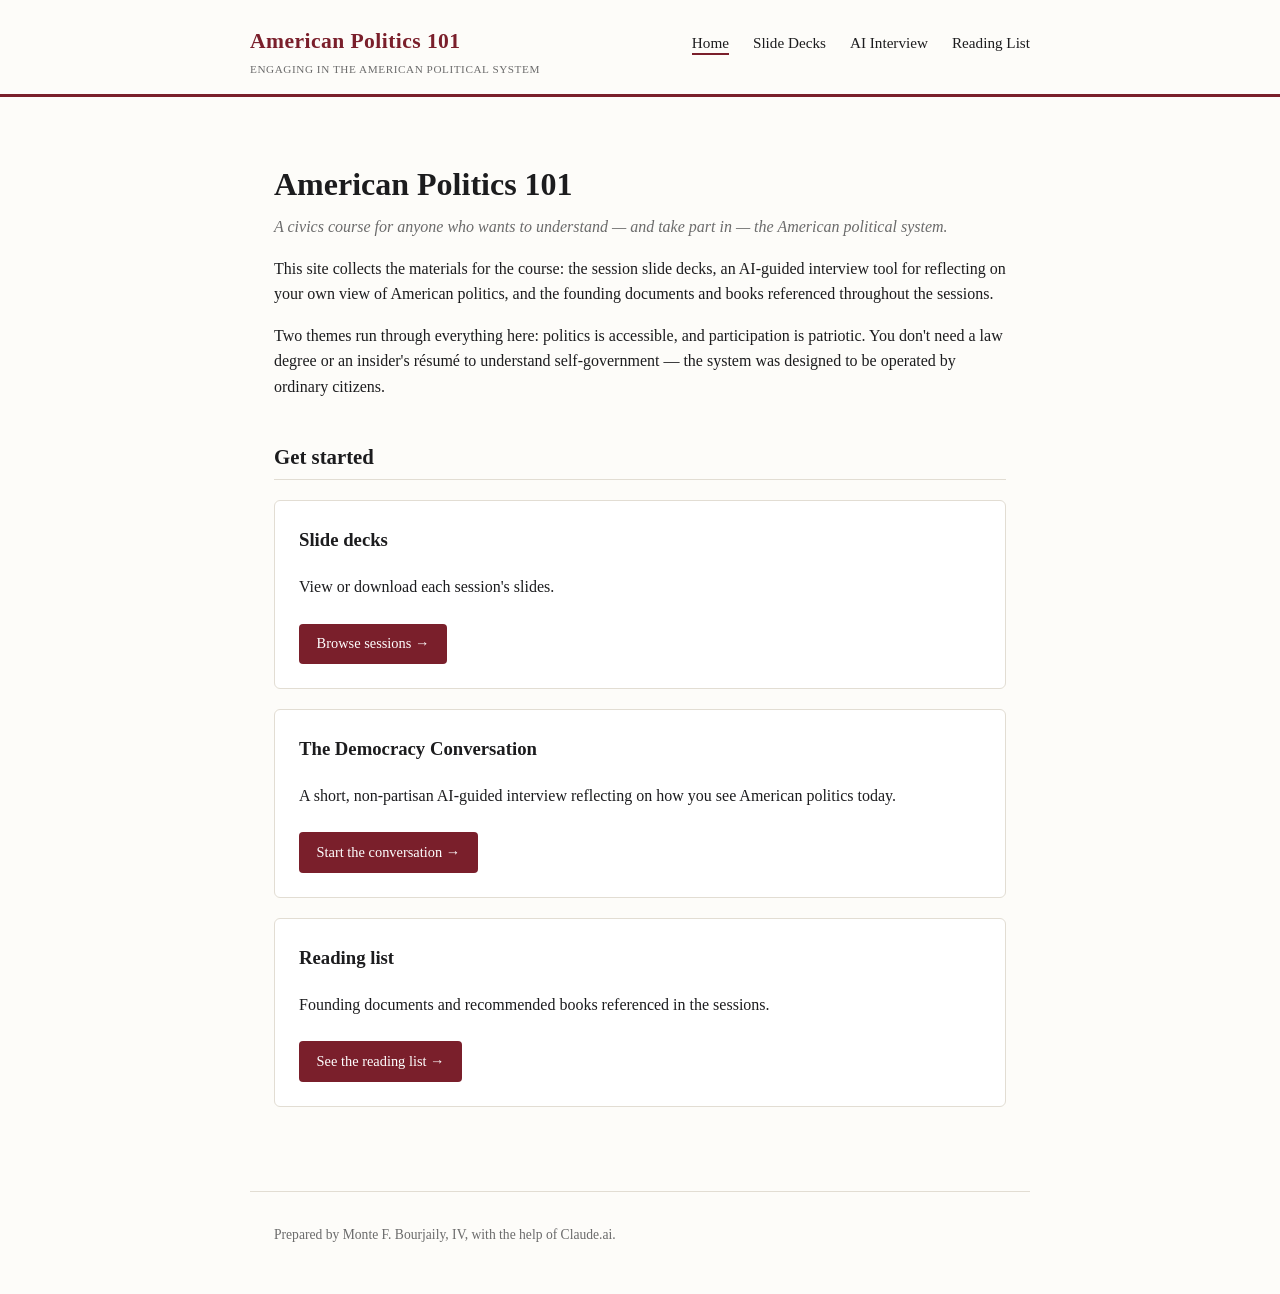
<file: index.html>
<!DOCTYPE html>
<html lang="en">
<head>
<meta charset="UTF-8">
<meta name="viewport" content="width=device-width, initial-scale=1.0">
<title>American Politics 101 — Engaging in the American Political System</title>
<link rel="stylesheet" href="style.css">
</head>
<body>
<header>
  <div class="wrap">
    <a class="brand" href="index.html">American Politics 101<small>Engaging in the American Political System</small></a>
    <nav>
      <a href="index.html" class="active">Home</a>
      <a href="sessions.html">Slide Decks</a>
      <a href="interview.html">AI Interview</a>
      <a href="reading.html">Reading List</a>
    </nav>
  </div>
</header>

<main>
  <h1>American Politics 101</h1>
  <p class="tagline">A civics course for anyone who wants to understand — and take part in — the American political system.</p>

  <p>This site collects the materials for the course: the session slide decks, an AI-guided interview tool for reflecting on your own view of American politics, and the founding documents and books referenced throughout the sessions.</p>

  <p>Two themes run through everything here: politics is accessible, and participation is patriotic. You don't need a law degree or an insider's résumé to understand self-government — the system was designed to be operated by ordinary citizens.</p>

  <h2>Get started</h2>

  <div class="card">
    <h3>Slide decks</h3>
    <p>View or download each session's slides.</p>
    <a class="button" href="sessions.html">Browse sessions →</a>
  </div>

  <div class="card">
    <h3>The Democracy Conversation</h3>
    <p>A short, non-partisan AI-guided interview reflecting on how you see American politics today.</p>
    <a class="button" href="interview.html">Start the conversation →</a>
  </div>

  <div class="card">
    <h3>Reading list</h3>
    <p>Founding documents and recommended books referenced in the sessions.</p>
    <a class="button" href="reading.html">See the reading list →</a>
  </div>
</main>

<footer>
  Prepared by Monte F. Bourjaily, IV, with the help of Claude.ai.
</footer>
</body>
</html>
</file>
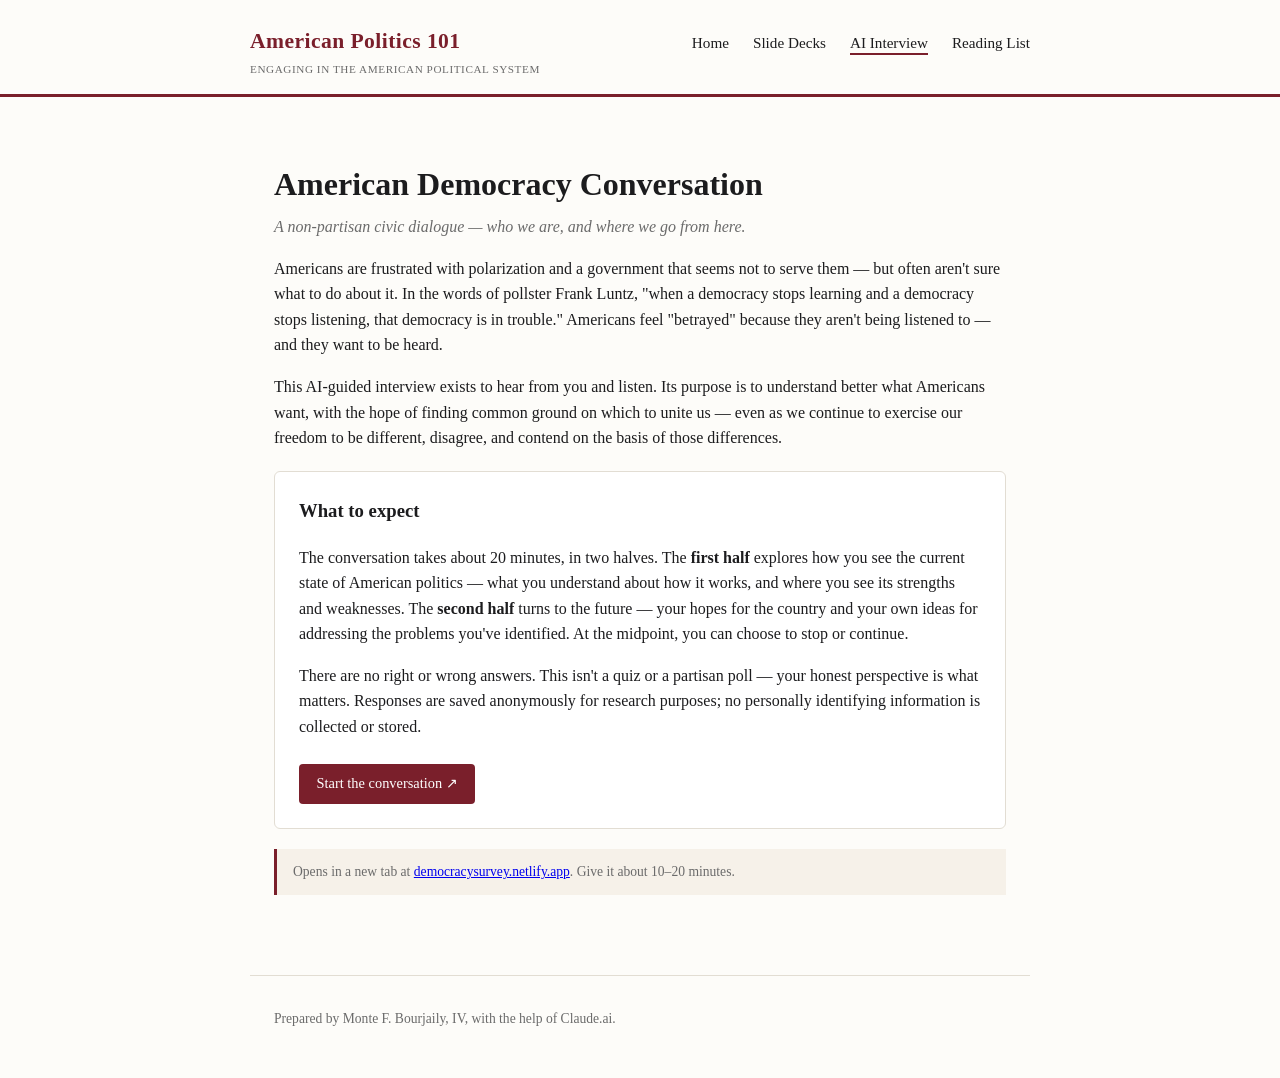
<file: interview.html>
<!DOCTYPE html>
<html lang="en">
<head>
<meta charset="UTF-8">
<meta name="viewport" content="width=device-width, initial-scale=1.0">
<title>The Democracy Conversation — American Politics 101</title>
<link rel="stylesheet" href="style.css">
</head>
<body>
<header>
  <div class="wrap">
    <a class="brand" href="index.html">American Politics 101<small>Engaging in the American Political System</small></a>
    <nav>
      <a href="index.html">Home</a>
      <a href="sessions.html">Slide Decks</a>
      <a href="interview.html" class="active">AI Interview</a>
      <a href="reading.html">Reading List</a>
    </nav>
  </div>
</header>

<main>
  <h1>American Democracy Conversation</h1>
  <p class="tagline">A non-partisan civic dialogue — who we are, and where we go from here.</p>

  <p>Americans are frustrated with polarization and a government that seems not to serve them — but often aren't sure what to do about it. In the words of pollster Frank Luntz, "when a democracy stops learning and a democracy stops listening, that democracy is in trouble." Americans feel "betrayed" because they aren't being listened to — and they want to be heard.</p>

  <p>This AI-guided interview exists to hear from you and listen. Its purpose is to understand better what Americans want, with the hope of finding common ground on which to unite us — even as we continue to exercise our freedom to be different, disagree, and contend on the basis of those differences.</p>

  <div class="card">
    <h3>What to expect</h3>
    <p>The conversation takes about 20 minutes, in two halves. The <strong>first half</strong> explores how you see the current state of American politics — what you understand about how it works, and where you see its strengths and weaknesses. The <strong>second half</strong> turns to the future — your hopes for the country and your own ideas for addressing the problems you've identified. At the midpoint, you can choose to stop or continue.</p>
    <p>There are no right or wrong answers. This isn't a quiz or a partisan poll — your honest perspective is what matters. Responses are saved anonymously for research purposes; no personally identifying information is collected or stored.</p>
    <a class="button" href="https://democracysurvey.netlify.app/" target="_blank" rel="noopener">Start the conversation ↗</a>
  </div>

  <p class="note">Opens in a new tab at <a href="https://democracysurvey.netlify.app/" target="_blank" rel="noopener">democracysurvey.netlify.app</a>. Give it about 10–20 minutes.</p>
</main>

<footer>
  Prepared by Monte F. Bourjaily, IV, with the help of Claude.ai.
</footer>
</body>
</html>
</file>
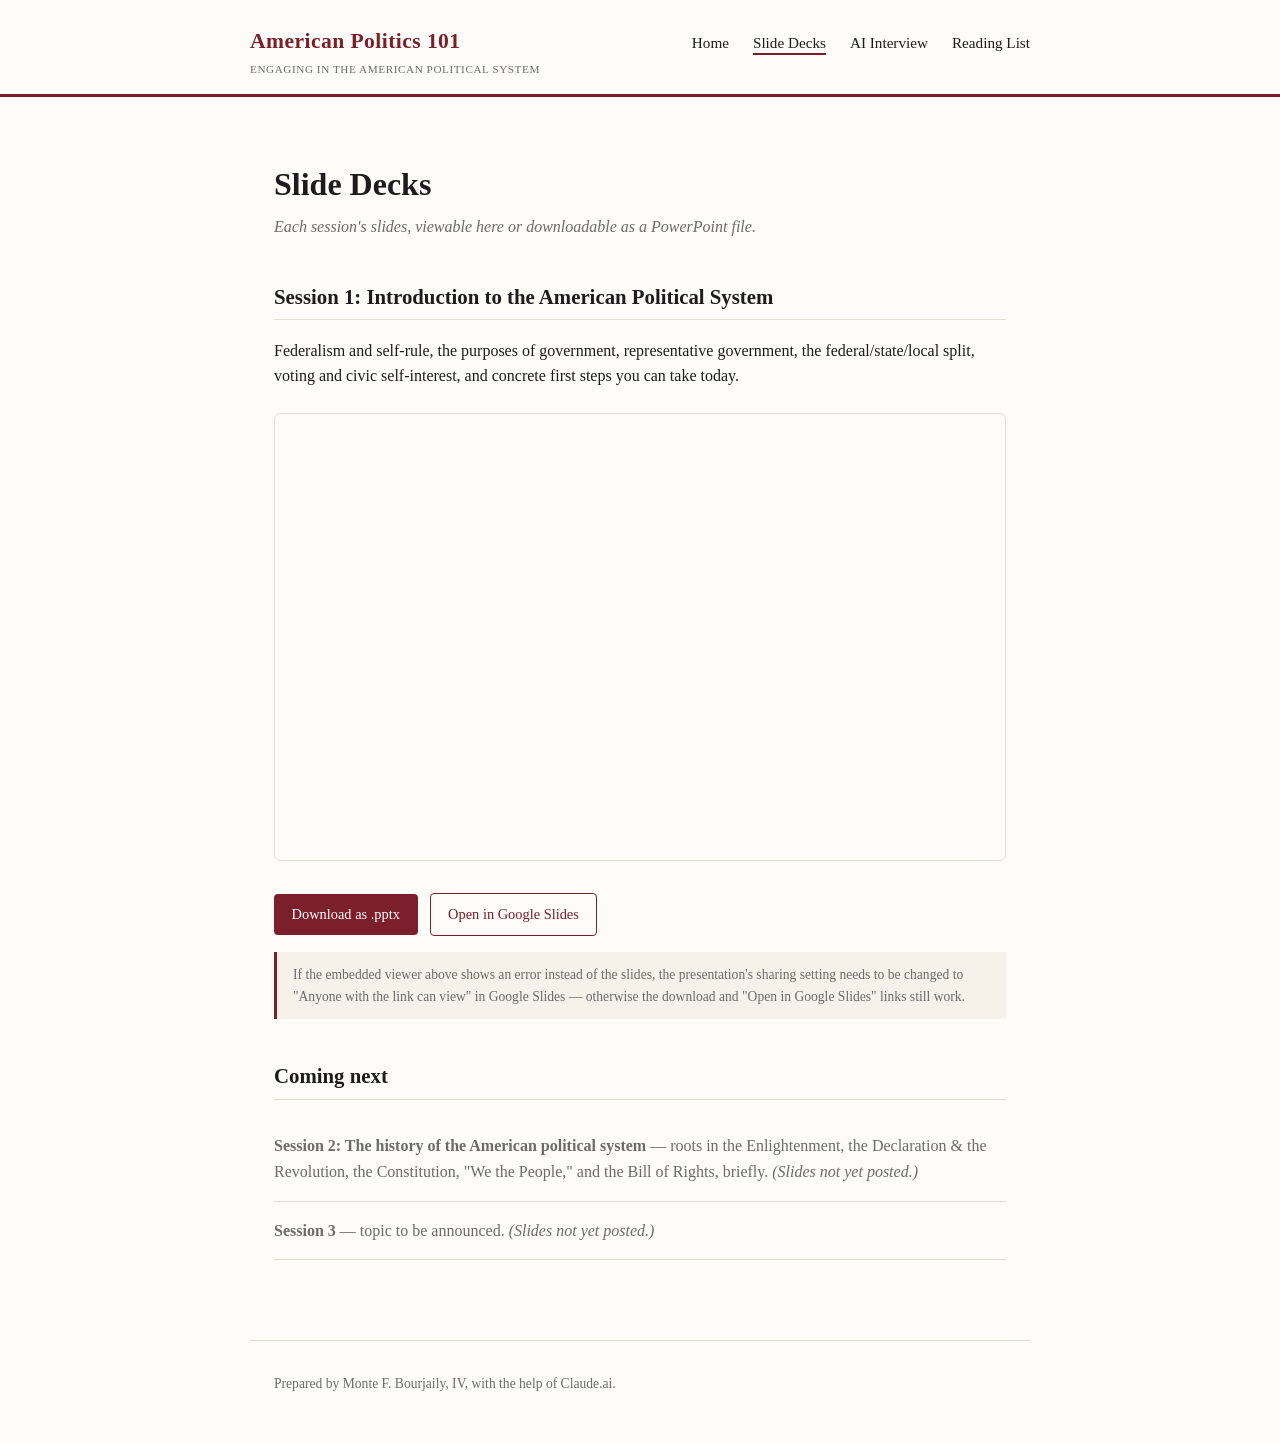
<file: sessions.html>
<!DOCTYPE html>
<html lang="en">
<head>
<meta charset="UTF-8">
<meta name="viewport" content="width=device-width, initial-scale=1.0">
<title>Slide Decks — American Politics 101</title>
<link rel="stylesheet" href="style.css">
</head>
<body>
<header>
  <div class="wrap">
    <a class="brand" href="index.html">American Politics 101<small>Engaging in the American Political System</small></a>
    <nav>
      <a href="index.html">Home</a>
      <a href="sessions.html" class="active">Slide Decks</a>
      <a href="interview.html">AI Interview</a>
      <a href="reading.html">Reading List</a>
    </nav>
  </div>
</header>

<main>
  <h1>Slide Decks</h1>
  <p class="tagline">Each session's slides, viewable here or downloadable as a PowerPoint file.</p>

  <h2>Session 1: Introduction to the American Political System</h2>
  <p>Federalism and self-rule, the purposes of government, representative government, the federal/state/local split, voting and civic self-interest, and concrete first steps you can take today.</p>

  <div class="embed-wrap">
    <iframe src="https://docs.google.com/presentation/d/11CJPbed9tt7s0jxd2rGdAtAhhPY5pf1dj1mef8_y5Sc/embed?start=false&loop=false&delayms=3000" allowfullscreen="true" mozallowfullscreen="true" webkitallowfullscreen="true"></iframe>
  </div>

  <a class="button" href="https://docs.google.com/presentation/d/11CJPbed9tt7s0jxd2rGdAtAhhPY5pf1dj1mef8_y5Sc/export/pptx" target="_blank" rel="noopener">Download as .pptx</a>
  <a class="button secondary" href="https://docs.google.com/presentation/d/11CJPbed9tt7s0jxd2rGdAtAhhPY5pf1dj1mef8_y5Sc/edit?usp=sharing" target="_blank" rel="noopener">Open in Google Slides</a>

  <p class="note">If the embedded viewer above shows an error instead of the slides, the presentation's sharing setting needs to be changed to "Anyone with the link can view" in Google Slides — otherwise the download and "Open in Google Slides" links still work.</p>

  <h2>Coming next</h2>
  <ul class="session-list">
    <li class="upcoming"><strong>Session 2: The history of the American political system</strong> — roots in the Enlightenment, the Declaration &amp; the Revolution, the Constitution, "We the People," and the Bill of Rights, briefly. <em>(Slides not yet posted.)</em></li>
    <li class="upcoming"><strong>Session 3</strong> — topic to be announced. <em>(Slides not yet posted.)</em></li>
  </ul>
</main>

<footer>
  Prepared by Monte F. Bourjaily, IV, with the help of Claude.ai.
</footer>
</body>
</html>
</file>
<file: style.css>
:root {
  --ink: #1c1c1e;
  --paper: #fdfcf9;
  --accent: #7a1f2b;
  --accent-light: #a8394a;
  --muted: #6b6b6b;
  --line: #e2ddd3;
  --max: 780px;
}

* { box-sizing: border-box; }

body {
  margin: 0;
  font-family: Georgia, 'Times New Roman', serif;
  background: var(--paper);
  color: var(--ink);
  line-height: 1.6;
}

header {
  border-bottom: 3px solid var(--accent);
  padding: 1.5rem 1.5rem 1rem;
}

header .wrap {
  max-width: var(--max);
  margin: 0 auto;
  display: flex;
  align-items: baseline;
  justify-content: space-between;
  flex-wrap: wrap;
  gap: 0.5rem;
}

.brand {
  font-size: 1.35rem;
  font-weight: bold;
  color: var(--accent);
  text-decoration: none;
  letter-spacing: 0.02em;
}

.brand small {
  display: block;
  font-size: 0.7rem;
  font-weight: normal;
  color: var(--muted);
  letter-spacing: 0.05em;
  text-transform: uppercase;
  margin-top: 2px;
}

nav a {
  margin-left: 1.25rem;
  color: var(--ink);
  text-decoration: none;
  font-size: 0.95rem;
  border-bottom: 2px solid transparent;
  padding-bottom: 2px;
}

nav a:hover, nav a.active {
  border-bottom-color: var(--accent);
}

main {
  max-width: var(--max);
  margin: 0 auto;
  padding: 2.5rem 1.5rem 4rem;
}

h1 {
  font-size: 2rem;
  margin-bottom: 0.25rem;
}

h2 {
  font-size: 1.3rem;
  border-bottom: 1px solid var(--line);
  padding-bottom: 0.4rem;
  margin-top: 2.5rem;
}

.tagline {
  color: var(--muted);
  font-style: italic;
  margin-top: 0;
}

.card {
  border: 1px solid var(--line);
  border-radius: 6px;
  padding: 1.5rem;
  margin: 1.25rem 0;
  background: #fff;
}

.card h3 {
  margin-top: 0;
}

.card a.button, a.button {
  display: inline-block;
  background: var(--accent);
  color: #fff;
  text-decoration: none;
  padding: 0.55rem 1.1rem;
  border-radius: 4px;
  font-size: 0.9rem;
  margin-top: 0.5rem;
  margin-right: 0.5rem;
}

.card a.button:hover, a.button:hover {
  background: var(--accent-light);
}

a.button.secondary {
  background: transparent;
  color: var(--accent);
  border: 1px solid var(--accent);
}

a.button.secondary:hover {
  background: #f4ebec;
}

ul.reading-list {
  list-style: none;
  padding: 0;
}

ul.reading-list li {
  padding: 0.6rem 0;
  border-bottom: 1px solid var(--line);
}

ul.reading-list li a {
  color: var(--ink);
  font-weight: bold;
  text-decoration: none;
}

ul.reading-list li a:hover {
  color: var(--accent);
}

ul.reading-list li span {
  display: block;
  color: var(--muted);
  font-size: 0.85rem;
}

.books li {
  padding: 0.4rem 0;
}

.embed-wrap {
  position: relative;
  width: 100%;
  padding-top: 61%;
  border: 1px solid var(--line);
  border-radius: 6px;
  overflow: hidden;
  margin: 1.5rem 0;
}

.embed-wrap iframe {
  position: absolute;
  top: 0; left: 0;
  width: 100%; height: 100%;
  border: none;
}

.note {
  font-size: 0.85rem;
  color: var(--muted);
  background: #f6f1e9;
  border-left: 3px solid var(--accent);
  padding: 0.75rem 1rem;
  margin: 1rem 0;
}

footer {
  max-width: var(--max);
  margin: 0 auto;
  padding: 2rem 1.5rem 3rem;
  color: var(--muted);
  font-size: 0.85rem;
  border-top: 1px solid var(--line);
}

.session-list {
  list-style: none;
  padding: 0;
}

.session-list li {
  padding: 1rem 0;
  border-bottom: 1px solid var(--line);
}

.session-list li.upcoming {
  color: var(--muted);
}

.book-grid {
  display: grid;
  grid-template-columns: repeat(auto-fill, minmax(200px, 1fr));
  gap: 1.25rem;
  margin: 1.25rem 0;
}

.book-card {
  border: 1px solid var(--line);
  border-radius: 6px;
  background: #fff;
  padding: 1rem;
  display: flex;
  flex-direction: column;
  align-items: center;
  text-align: center;
}

.book-plate {
  width: 100px;
  height: 150px;
  object-fit: cover;
  border: 1px solid var(--line);
  border-radius: 3px;
  margin-bottom: 0.75rem;
  background: #f6f1e9;
}

.book-info {
  display: flex;
  flex-direction: column;
  gap: 0.15rem;
}

.book-info strong {
  font-size: 0.95rem;
}

.book-info span {
  color: var(--muted);
  font-size: 0.85rem;
  margin-bottom: 0.5rem;
}
</file>
